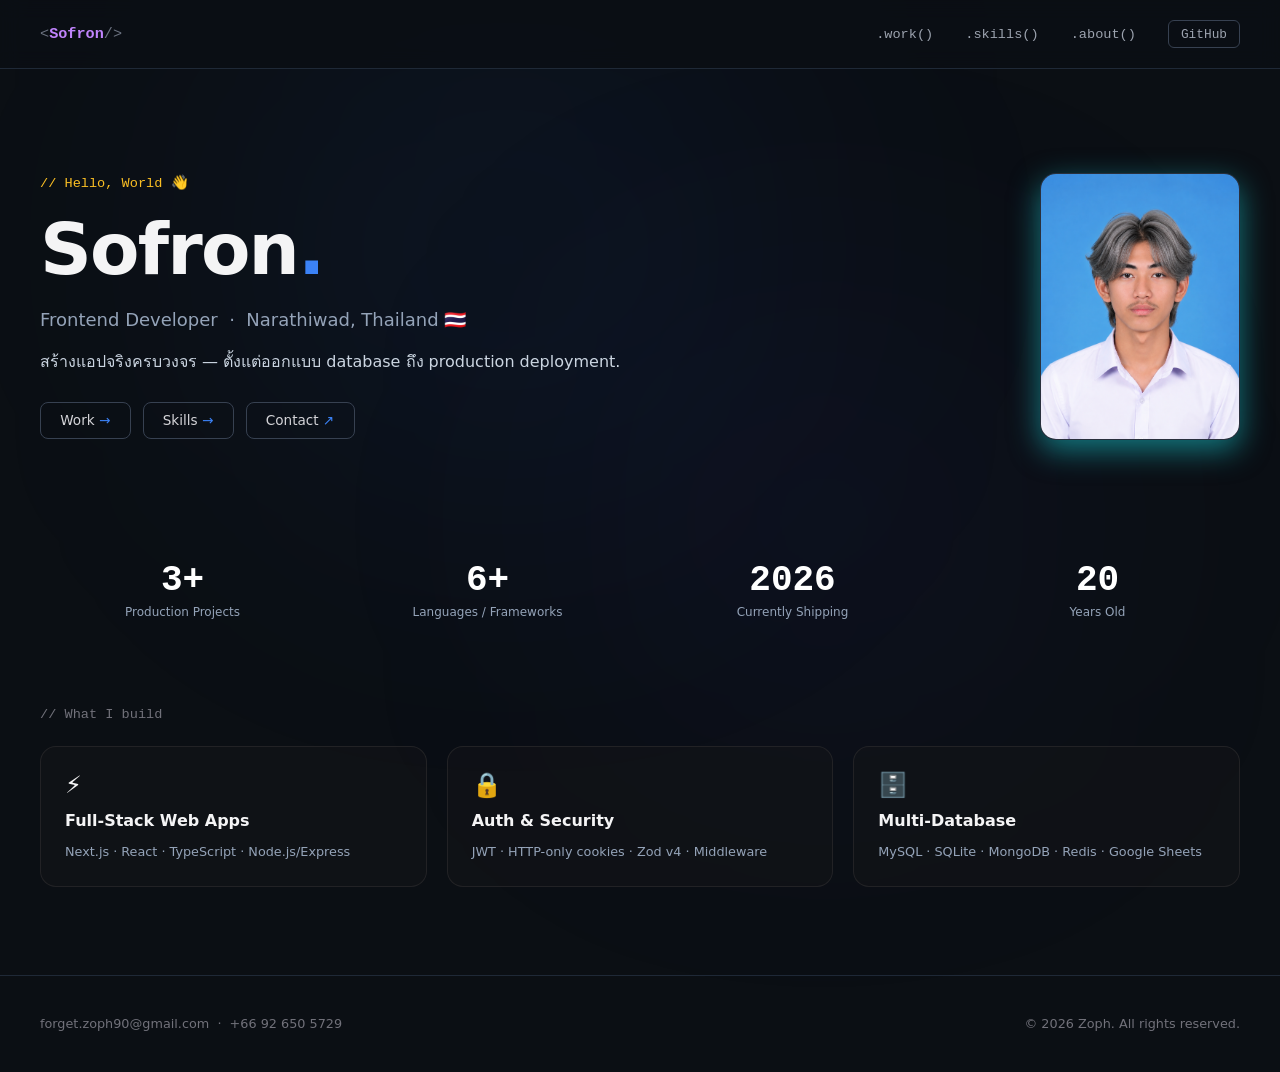
<file: index.html>
<!DOCTYPE html>
<html lang="th" class="scroll-smooth">

<head>
    <meta charset="UTF-8">
    <meta name="viewport" content="width=device-width, initial-scale=1.0">
    <title>Muhammadsofron</title>
    <link rel="stylesheet" href="style.css">
</head>

<body>

    <!-- // ส่วนไล่สีพื้นหลัง (Background Gradient) -->
    <div class="bg-glow-1"></div>
    <div class="bg-glow-2"></div>

    <!-- Sticky Navigation Bar โทนเข้ม -->
    <nav class="navbar-sticky">
        <div class="navbar-content">
            <a href="index.html" class="code-font logo-text">
                <span class="logo-bracket">&lt;</span>Sofron <span class="logo-bracket"> /&gt;</span>
            </a>

            <!-- ปุ่ม 3 ขีด สำหรับมือถือ (Hamburger Menu) -->
            <button id="mobile-menu-btn" class="hamburger-btn">
                <!-- ไอคอน 3 ขีด (SVG) -->
                <svg id="icon-burger" width="24" height="24" viewBox="0 0 24 24" fill="none" stroke="currentColor"
                    stroke-width="2" stroke-linecap="round" stroke-linejoin="round">
                    <line x1="3" y1="12" x2="21" y2="12"></line>
                    <line x1="3" y1="6" x2="21" y2="6"></line>
                    <line x1="3" y1="18" x2="21" y2="18"></line>
                </svg>
                <!-- ไอคอนกากบาท X (ซ่อนไว้ก่อน) -->
                <svg id="icon-close" style="display: none;" width="24" height="24" viewBox="0 0 24 24" fill="none"
                    stroke="currentColor" stroke-width="2" stroke-linecap="round" stroke-linejoin="round">
                    <line x1="18" y1="6" x2="6" y2="18"></line>
                    <line x1="6" y1="6" x2="18" y2="18"></line>
                </svg>
            </button>

            <!-- เมนูด้านขวา -->
            <div id="nav-links" class="nav-links code-font">
                <a href="./work/index.html" class="nav-link">.work()</a>
                <a href="./skills/index.html" class="nav-link">.skills()</a>
                <a href="./about/index.html" class="nav-link">.about()</a>
                <a href="https://github.com/sofeiei" target="_blank" class="nav-btn-outline">GitHub</a>
            </div>
        </div>
    </nav>

    <!-- Main Content -->
    <main class="main-container">

        <!-- Hero Section -->
        <section class="hero-section">
            <!-- ย้ายรูปโปรไฟล์ขึ้นมาด้านบนสุด -->
            <div class="profile-card">
                <img src="img/profile.PNG" alt="Profile Image" class="profile-image">
            </div>

            <!-- ข้อความแนะนำตัว -->
            <div class="hero-text-box">
                <p class="code-font text-hello">
                    // Hello, World 👋
                </p>
                <h1 class="hero-title">
                    Sofron<span class="text-primary">.</span>
                </h1>
                <p class="hero-subtitle">
                    Frontend Developer &nbsp;·&nbsp; Narathiwad, Thailand 🇹🇭
                </p>
                <p class="hero-desc">
                    สร้างแอปจริงครบวงจร — ตั้งแต่ออกแบบ database ถึง production deployment.
                </p>
                <div class="hero-buttons">
                    <a href="work/index.html" class="btn-primary">
                        Work <span class="text-primary">→</span>
                    </a>
                    <a href="skills/index.html" class="btn-secondary">
                        Skills <span class="text-primary">→</span>
                    </a>
                    <a href="mailto:forget.zoph90@gmail.com" class="btn-secondary">
                        Contact <span class="text-primary">↗</span>
                    </a>
                </div>
            </div>
        </section>

        <!-- Stats Bar -->
        <section class="stats-grid">
            <div class="stat-box">
                <p class="stat-number code-font">3+</p>
                <p class="stat-label">Production Projects</p>
            </div>
            <div class="stat-box">
                <p class="stat-number code-font">6+</p>
                <p class="stat-label">Languages / Frameworks</p>
            </div>
            <div class="stat-box">
                <p class="stat-number code-font">2026</p>
                <p class="stat-label">Currently Shipping</p>
            </div>
            <div class="stat-box">
                <p class="stat-number code-font">20</p>
                <p class="stat-label">Years Old</p>
            </div>
        </section>

        <!-- Skills Section -->
        <section id="skills" class="skills-section">
            <p class="code-font text-section-tag">// What I build</p>

            <div class="skills-grid">
                <!-- Skill 1 -->
                <div class="skill-card">
                    <div class="skill-icon">⚡</div>
                    <h3 class="skill-title">Full-Stack Web Apps</h3>
                    <p class="skill-desc">Next.js · React · TypeScript · Node.js/Express</p>
                </div>
                <!-- Skill 2 -->
                <div class="skill-card">
                    <div class="skill-icon">🔒</div>
                    <h3 class="skill-title">Auth & Security</h3>
                    <p class="skill-desc">JWT · HTTP-only cookies · Zod v4 · Middleware</p>
                </div>
                <!-- Skill 3 -->
                <div class="skill-card">
                    <div class="skill-icon">🗄️</div>
                    <h3 class="skill-title">Multi-Database</h3>
                    <p class="skill-desc">MySQL · SQLite · MongoDB · Redis · Google Sheets</p>
                </div>
            </div>
        </section>

    </main>

    <!-- Footer -->
    <footer class="footer-container">
        <span>forget.zoph90@gmail.com &nbsp;·&nbsp; +66 92 650 5729</span>
        <span>© 2026 Zoph. All rights reserved.</span>
    </footer>

    <!-- Script สำหรับเปิด/ปิดเมนูบนมือถือ -->
    <script>
        const menuBtn = document.getElementById('mobile-menu-btn');
        const navLinks = document.getElementById('nav-links');
        const iconBurger = document.getElementById('icon-burger');
        const iconClose = document.getElementById('icon-close');

        menuBtn.addEventListener('click', () => {
            // สลับ Class active เพื่อแสดง/ซ่อนเมนู
            navLinks.classList.toggle('active');

            // สลับไอคอนระหว่าง 3 ขีด และ กากบาท
            if (navLinks.classList.contains('active')) {
                iconBurger.style.display = 'none';
                iconClose.style.display = 'block';
            } else {
                iconBurger.style.display = 'block';
                iconClose.style.display = 'none';
            }
        });
    </script>
</body>

</html>
</file>
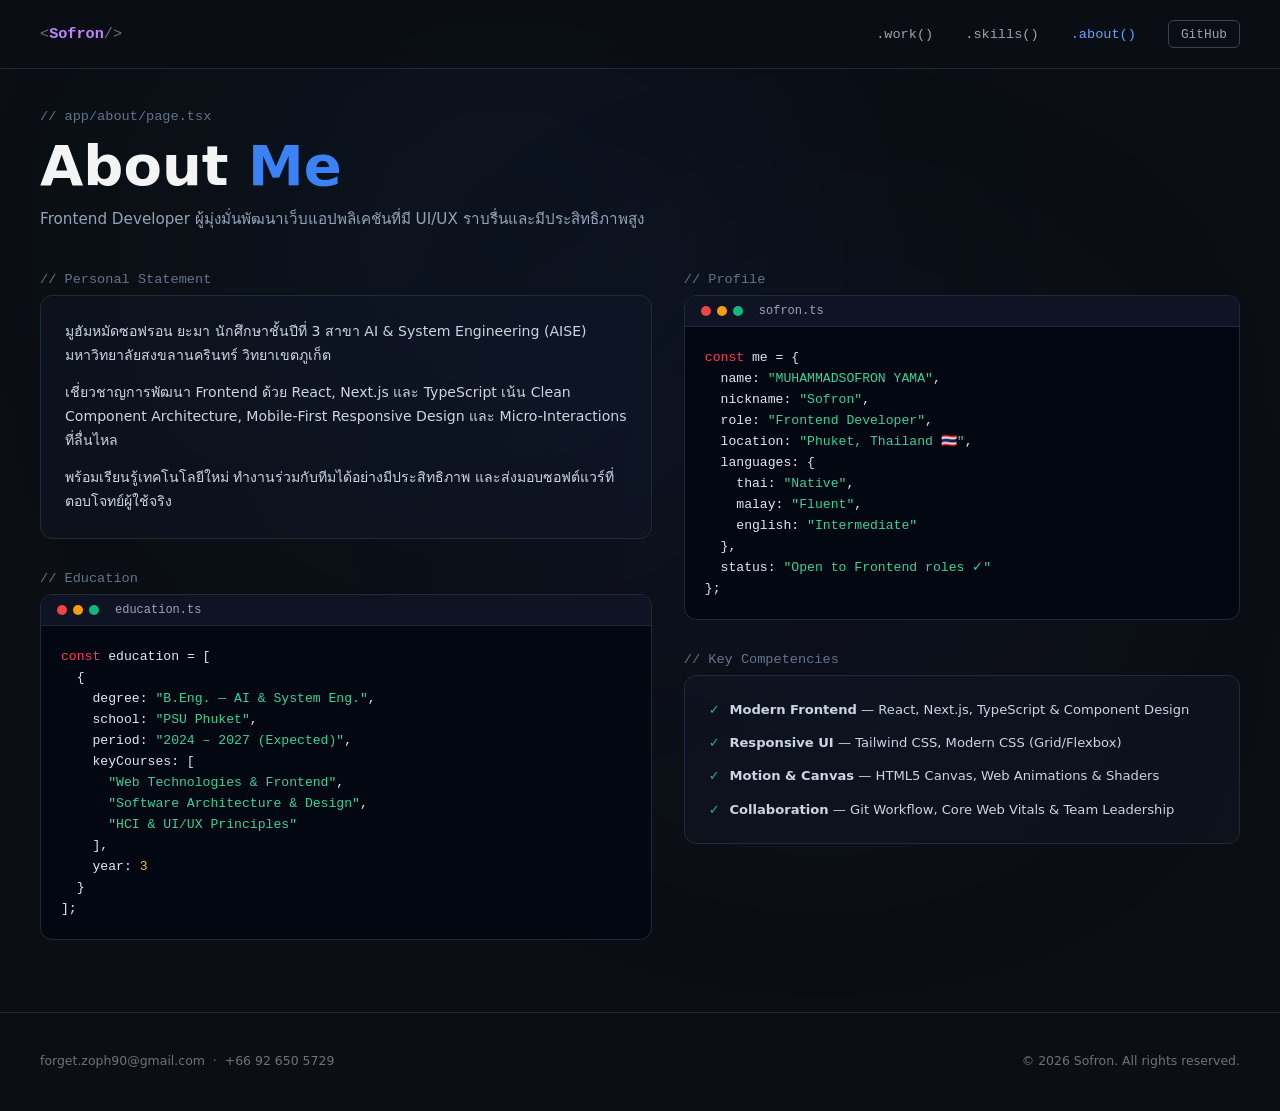
<file: about/index.html>
<!DOCTYPE html>
<html lang="th" class="scroll-smooth">

<head>
    <meta charset="UTF-8">
    <meta name="viewport" content="width=device-width, initial-scale=1.0">
    <title>About Me - Sofron</title>
    <!-- ดึงไฟล์ style.css ในโฟลเดอร์ตัวเอง -->
    <link rel="stylesheet" href="style.css">
</head>

<body>
    <div class="bg-glow-1"></div>
    <div class="bg-glow-2"></div>

    <nav class="navbar-sticky">
        <div class="navbar-content">
            <a href="../index.html" class="code-font logo-text">
                <span class="logo-bracket">&lt;</span>Sofron <span class="logo-bracket"> /&gt;</span>
            </a>

            <button id="mobile-menu-btn" class="hamburger-btn" aria-label="Toggle menu">
                <svg id="icon-burger" width="24" height="24" viewBox="0 0 24 24" fill="none" stroke="currentColor" stroke-width="2" stroke-linecap="round" stroke-linejoin="round">
                    <line x1="3" y1="12" x2="21" y2="12"></line>
                    <line x1="3" y1="6" x2="21" y2="6"></line>
                    <line x1="3" y1="18" x2="21" y2="18"></line>
                </svg>
                <svg id="icon-close" style="display: none;" width="24" height="24" viewBox="0 0 24 24" fill="none" stroke="currentColor" stroke-width="2" stroke-linecap="round" stroke-linejoin="round">
                    <line x1="18" y1="6" x2="6" y2="18"></line>
                    <line x1="6" y1="6" x2="18" y2="18"></line>
                </svg>
            </button>

            <div id="nav-links" class="nav-links code-font">
                <a href="../work/index.html" class="nav-link">.work()</a>
                <a href="../skills/index.html" class="nav-link">.skills()</a>
                <a href="../about/index.html" class="nav-link active-page">.about()</a>
                <a href="https://github.com/sofeiei" target="_blank" class="nav-btn-outline">GitHub</a>
            </div>
        </div>
    </nav>

    <main class="main-container">
        <header class="page-header">
            <p class="code-font text-tag">// app/about/page.tsx</p>
            <h1 class="page-title">About <span class="text-primary">Me</span></h1>
            <p class="page-desc">Frontend Developer ผู้มุ่งมั่นพัฒนาเว็บแอปพลิเคชันที่มี UI/UX ราบรื่นและมีประสิทธิภาพสูง</p>
        </header>

        <div class="about-grid">
            <div>
                <!-- กล่องที่ 1: Personal Statement -->
                <div class="about-section-box">
                    <p class="code-font text-tag">// Personal Statement</p>
                    <div class="statement-box">
                        <p>มูฮัมหมัดซอฟรอน ยะมา นักศึกษาชั้นปีที่ 3 สาขา AI &amp; System Engineering (AISE) มหาวิทยาลัยสงขลานครินทร์ วิทยาเขตภูเก็ต</p>
                        <p>เชี่ยวชาญการพัฒนา Frontend ด้วย React, Next.js และ TypeScript เน้น Clean Component Architecture, Mobile-First Responsive Design และ Micro-Interactions ที่ลื่นไหล</p>
                        <p>พร้อมเรียนรู้เทคโนโลยีใหม่ ทำงานร่วมกับทีมได้อย่างมีประสิทธิภาพ และส่งมอบซอฟต์แวร์ที่ตอบโจทย์ผู้ใช้จริง</p>
                    </div>
                </div>

                <!-- กล่องที่ 2: Education -->
                <div class="about-section-box">
                    <p class="code-font text-tag">// Education</p>
                    <div class="code-window-panel">
                        <div class="window-header">
                            <div class="window-dots"><span class="dot-red"></span><span class="dot-yellow"></span><span class="dot-green"></span></div>
                            <span class="file-name-label code-font">education.ts</span>
                        </div>
                        <pre class="code-view code-font"><code><span class="c-kw">const</span> education = [
  {
    degree: <span class="c-str">"B.Eng. — AI & System Eng."</span>,
    school: <span class="c-str">"PSU Phuket"</span>,
    period: <span class="c-str">"2024 – 2027 (Expected)"</span>,
    keyCourses: [
      <span class="c-str">"Web Technologies & Frontend"</span>,
      <span class="c-str">"Software Architecture & Design"</span>,
      <span class="c-str">"HCI & UI/UX Principles"</span>
    ],
    year: <span class="c-bool">3</span>
  }
];</code></pre>
                    </div>
                </div>
            </div>

            <div>
                <!-- กล่องที่ 3: Profile -->
                <div class="about-section-box">
                    <p class="code-font text-tag">// Profile</p>
                    <div class="code-window-panel">
                        <div class="window-header">
                            <div class="window-dots"><span class="dot-red"></span><span class="dot-yellow"></span><span class="dot-green"></span></div>
                            <span class="file-name-label code-font">sofron.ts</span>
                        </div>
                        <pre class="code-view code-font"><code><span class="c-kw">const</span> me = {
  name: <span class="c-str">"MUHAMMADSOFRON YAMA"</span>,
  nickname: <span class="c-str">"Sofron"</span>,
  role: <span class="c-str">"Frontend Developer"</span>,
  location: <span class="c-str">"Phuket, Thailand 🇹🇭"</span>,
  languages: {
    thai: <span class="c-str">"Native"</span>,
    malay: <span class="c-str">"Fluent"</span>,
    english: <span class="c-str">"Intermediate"</span>
  },
  status: <span class="c-str">"Open to Frontend roles ✓"</span>
};</code></pre>
                    </div>
                </div>

                <!-- กล่องที่ 4: Key Competencies -->
                <div class="about-section-box">
                    <p class="code-font text-tag">// Key Competencies</p>
                    <div class="competency-box">
                        <div class="comp-row"><span class="comp-check">✓</span> <div><strong>Modern Frontend</strong> — React, Next.js, TypeScript &amp; Component Design</div></div>
                        <div class="comp-row"><span class="comp-check">✓</span> <div><strong>Responsive UI</strong> — Tailwind CSS, Modern CSS (Grid/Flexbox)</div></div>
                        <div class="comp-row"><span class="comp-check">✓</span> <div><strong>Motion &amp; Canvas</strong> — HTML5 Canvas, Web Animations &amp; Shaders</div></div>
                        <div class="comp-row"><span class="comp-check">✓</span> <div><strong>Collaboration</strong> — Git Workflow, Core Web Vitals &amp; Team Leadership</div></div>
                    </div>
                </div>
            </div>
        </div>
    </main>

    <footer class="footer-container">
        <span>forget.zoph90@gmail.com &nbsp;·&nbsp; +66 92 650 5729</span>
        <span>© 2026 Sofron. All rights reserved.</span>
    </footer>

    <script>
        const menuBtn = document.getElementById('mobile-menu-btn');
        const navLinks = document.getElementById('nav-links');
        const iconBurger = document.getElementById('icon-burger');
        const iconClose = document.getElementById('icon-close');

        menuBtn.addEventListener('click', () => {
            navLinks.classList.toggle('active');
            if (navLinks.classList.contains('active')) {
                iconBurger.style.display = 'none';
                iconClose.style.display = 'block';
            } else {
                iconBurger.style.display = 'block';
                iconClose.style.display = 'none';
            }
        });
    </script>
</body>
</html>
</file>
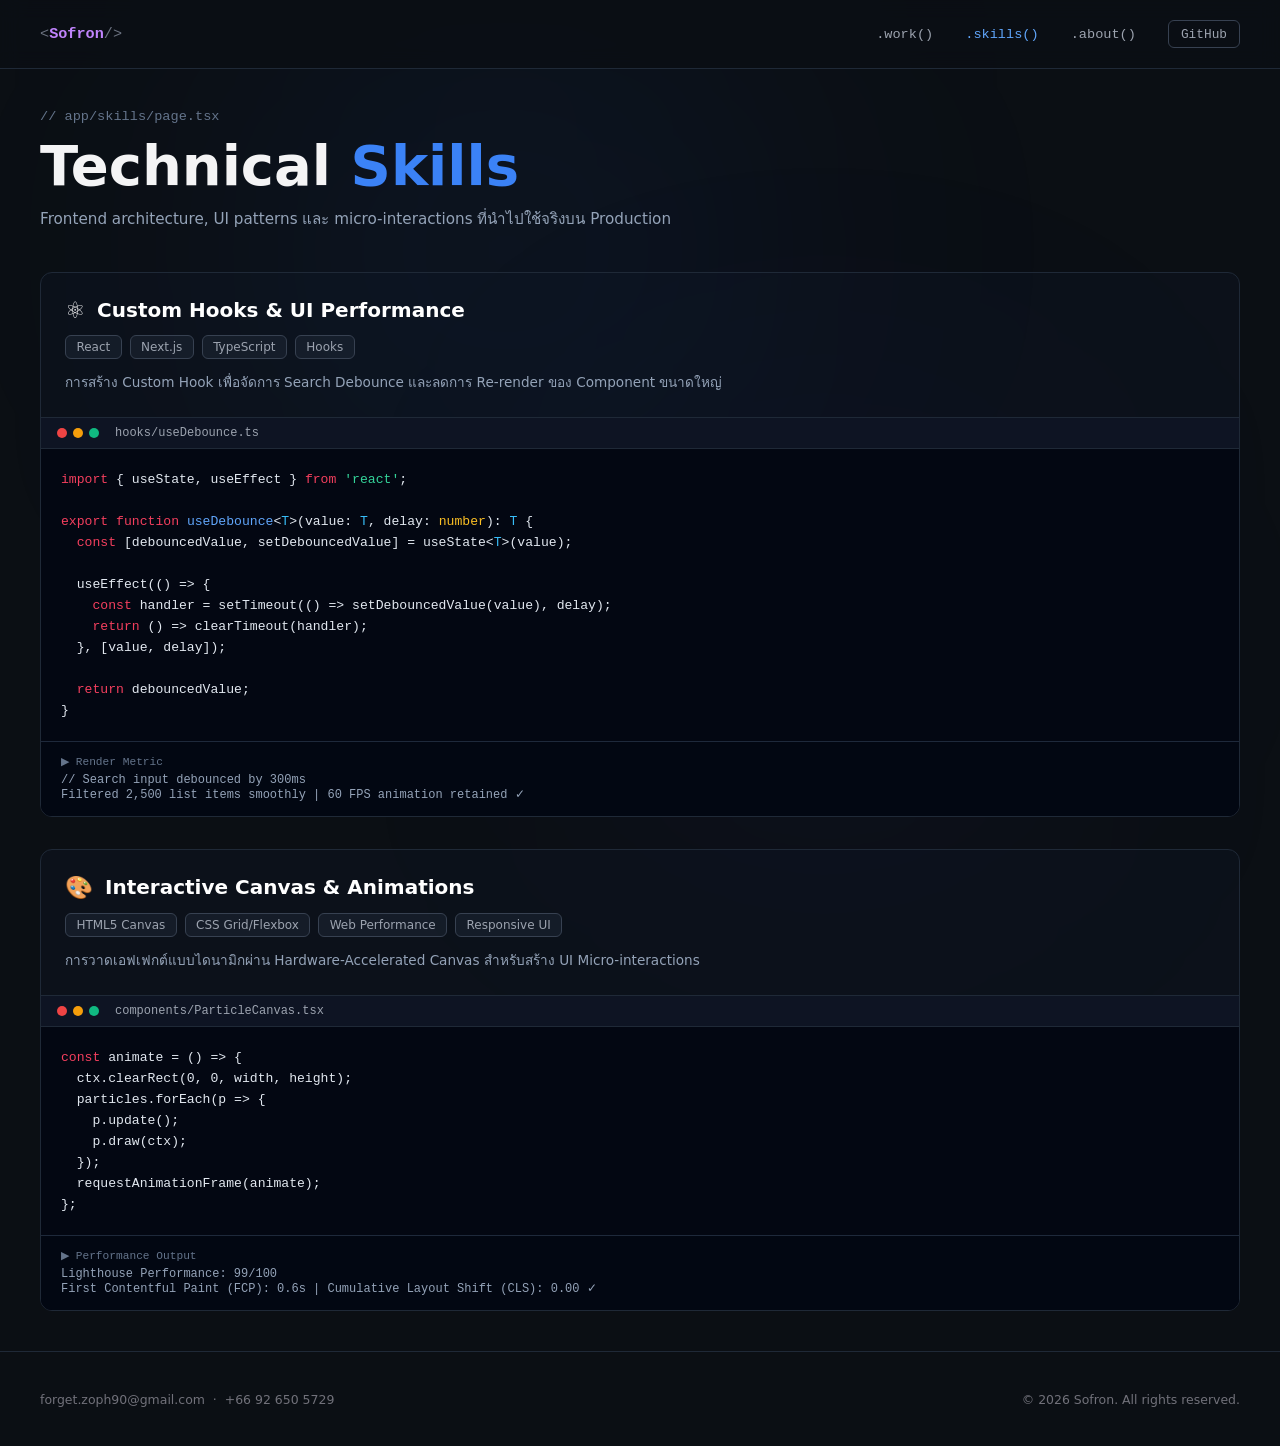
<file: skills/index.html>
<!DOCTYPE html>
<html lang="th" class="scroll-smooth">

<head>
    <meta charset="UTF-8">
    <meta name="viewport" content="width=device-width, initial-scale=1.0">
    <title>Technical Skills - Sofron</title>
    <!-- ดึงไฟล์ style.css ในโฟลเดอร์ตัวเอง -->
    <link rel="stylesheet" href="style.css">
</head>

<body>
    <div class="bg-glow-1"></div>
    <div class="bg-glow-2"></div>

    <nav class="navbar-sticky">
        <div class="navbar-content">
            <a href="../index.html" class="code-font logo-text">
                <span class="logo-bracket">&lt;</span>Sofron <span class="logo-bracket"> /&gt;</span>
            </a>

            <button id="mobile-menu-btn" class="hamburger-btn" aria-label="Toggle menu">
                <svg id="icon-burger" width="24" height="24" viewBox="0 0 24 24" fill="none" stroke="currentColor"
                    stroke-width="2" stroke-linecap="round" stroke-linejoin="round">
                    <line x1="3" y1="12" x2="21" y2="12"></line>
                    <line x1="3" y1="6" x2="21" y2="6"></line>
                    <line x1="3" y1="18" x2="21" y2="18"></line>
                </svg>
                <svg id="icon-close" style="display: none;" width="24" height="24" viewBox="0 0 24 24" fill="none"
                    stroke="currentColor" stroke-width="2" stroke-linecap="round" stroke-linejoin="round">
                    <line x1="18" y1="6" x2="6" y2="18"></line>
                    <line x1="6" y1="6" x2="18" y2="18"></line>
                </svg>
            </button>

            <div id="nav-links" class="nav-links code-font">
                <a href="../work/index.html" class="nav-link">.work()</a>
                <a href="./index.html" class="nav-link active-page">.skills()</a>
                <a href="../about/index.html" class="nav-link">.about()</a>
                <a href="https://github.com/sofeiei" target="_blank" class="nav-btn-outline">GitHub</a>
            </div>
        </div>
    </nav>

    <main class="main-container">
        <header class="page-header">
            <p class="code-font text-tag">// app/skills/page.tsx</p>
            <h1 class="page-title">Technical <span class="text-primary">Skills</span></h1>
            <p class="page-desc">Frontend architecture, UI patterns และ micro-interactions ที่นำไปใช้จริงบน Production</p>
        </header>

        <div class="skill-card-container">
            <!-- Skill 1: React State & Custom Hook -->
            <div class="skill-code-block">
                <div class="skill-info-top">
                    <div class="skill-icon-row">
                        <span class="skill-icon">⚛️</span>
                        <h2 class="skill-title-text">Custom Hooks &amp; UI Performance</h2>
                    </div>
                    <div class="tags-container">
                        <span class="tag">React</span>
                        <span class="tag">Next.js</span>
                        <span class="tag">TypeScript</span>
                        <span class="tag">Hooks</span>
                    </div>
                    <p class="skill-desc-text">การสร้าง Custom Hook เพื่อจัดการ Search Debounce และลดการ Re-render ของ Component ขนาดใหญ่</p>
                </div>

                <div class="code-window-panel">
                    <div class="window-header">
                        <div class="window-dots"><span class="dot-red"></span><span class="dot-yellow"></span><span
                                class="dot-green"></span></div>
                        <span class="file-name-label code-font">hooks/useDebounce.ts</span>
                    </div>
                    <pre class="code-view code-font"><code><span class="c-kw">import</span> { useState, useEffect } <span class="c-kw">from</span> <span class="c-str">'react'</span>;

<span class="c-kw">export function</span> <span class="c-fn">useDebounce</span>&lt;<span class="c-type">T</span>&gt;(value: <span class="c-type">T</span>, delay: <span class="c-bool">number</span>): <span class="c-type">T</span> {
  <span class="c-kw">const</span> [debouncedValue, setDebouncedValue] = useState&lt;<span class="c-type">T</span>&gt;(value);

  useEffect(() =&gt; {
    <span class="c-kw">const</span> handler = setTimeout(() =&gt; setDebouncedValue(value), delay);
    <span class="c-kw">return</span> () =&gt; clearTimeout(handler);
  }, [value, delay]);

  <span class="c-kw">return</span> debouncedValue;
}</code></pre>
                    <div class="output-view">
                        <div class="output-tag code-font">▶ Render Metric</div>
                        <pre class="output-result code-font">// Search input debounced by 300ms
Filtered 2,500 list items smoothly | 60 FPS animation retained ✓</pre>
                    </div>
                </div>
            </div>

            <!-- Skill 2: Interactive Animation & Canvas -->
            <div class="skill-code-block">
                <div class="skill-info-top">
                    <div class="skill-icon-row">
                        <span class="skill-icon">🎨</span>
                        <h2 class="skill-title-text">Interactive Canvas &amp; Animations</h2>
                    </div>
                    <div class="tags-container">
                        <span class="tag">HTML5 Canvas</span>
                        <span class="tag">CSS Grid/Flexbox</span>
                        <span class="tag">Web Performance</span>
                        <span class="tag">Responsive UI</span>
                    </div>
                    <p class="skill-desc-text">การวาดเอฟเฟกต์แบบไดนามิกผ่าน Hardware-Accelerated Canvas สำหรับสร้าง UI Micro-interactions</p>
                </div>

                <div class="code-window-panel">
                    <div class="window-header">
                        <div class="window-dots"><span class="dot-red"></span><span class="dot-yellow"></span><span
                                class="dot-green"></span></div>
                        <span class="file-name-label code-font">components/ParticleCanvas.tsx</span>
                    </div>
                    <pre class="code-view code-font"><code><span class="c-kw">const</span> animate = () =&gt; {
  ctx.clearRect(0, 0, width, height);
  particles.forEach(p =&gt; {
    p.update();
    p.draw(ctx);
  });
  requestAnimationFrame(animate);
};</code></pre>
                    <div class="output-view">
                        <div class="output-tag code-font">▶ Performance Output</div>
                        <pre class="output-result code-font">Lighthouse Performance: 99/100
First Contentful Paint (FCP): 0.6s | Cumulative Layout Shift (CLS): 0.00 ✓</pre>
                    </div>
                </div>
            </div>
        </div>
    </main>

    <footer class="footer-container">
        <span>forget.zoph90@gmail.com &nbsp;·&nbsp; +66 92 650 5729</span>
        <span>© 2026 Sofron. All rights reserved.</span>
    </footer>

    <script>
        const menuBtn = document.getElementById('mobile-menu-btn');
        const navLinks = document.getElementById('nav-links');
        const iconBurger = document.getElementById('icon-burger');
        const iconClose = document.getElementById('icon-close');

        menuBtn.addEventListener('click', () => {
            navLinks.classList.toggle('active');
            if (navLinks.classList.contains('active')) {
                iconBurger.style.display = 'none';
                iconClose.style.display = 'block';
            } else {
                iconBurger.style.display = 'block';
                iconClose.style.display = 'none';
            }
        });
    </script>
</body>

</html>
</file>
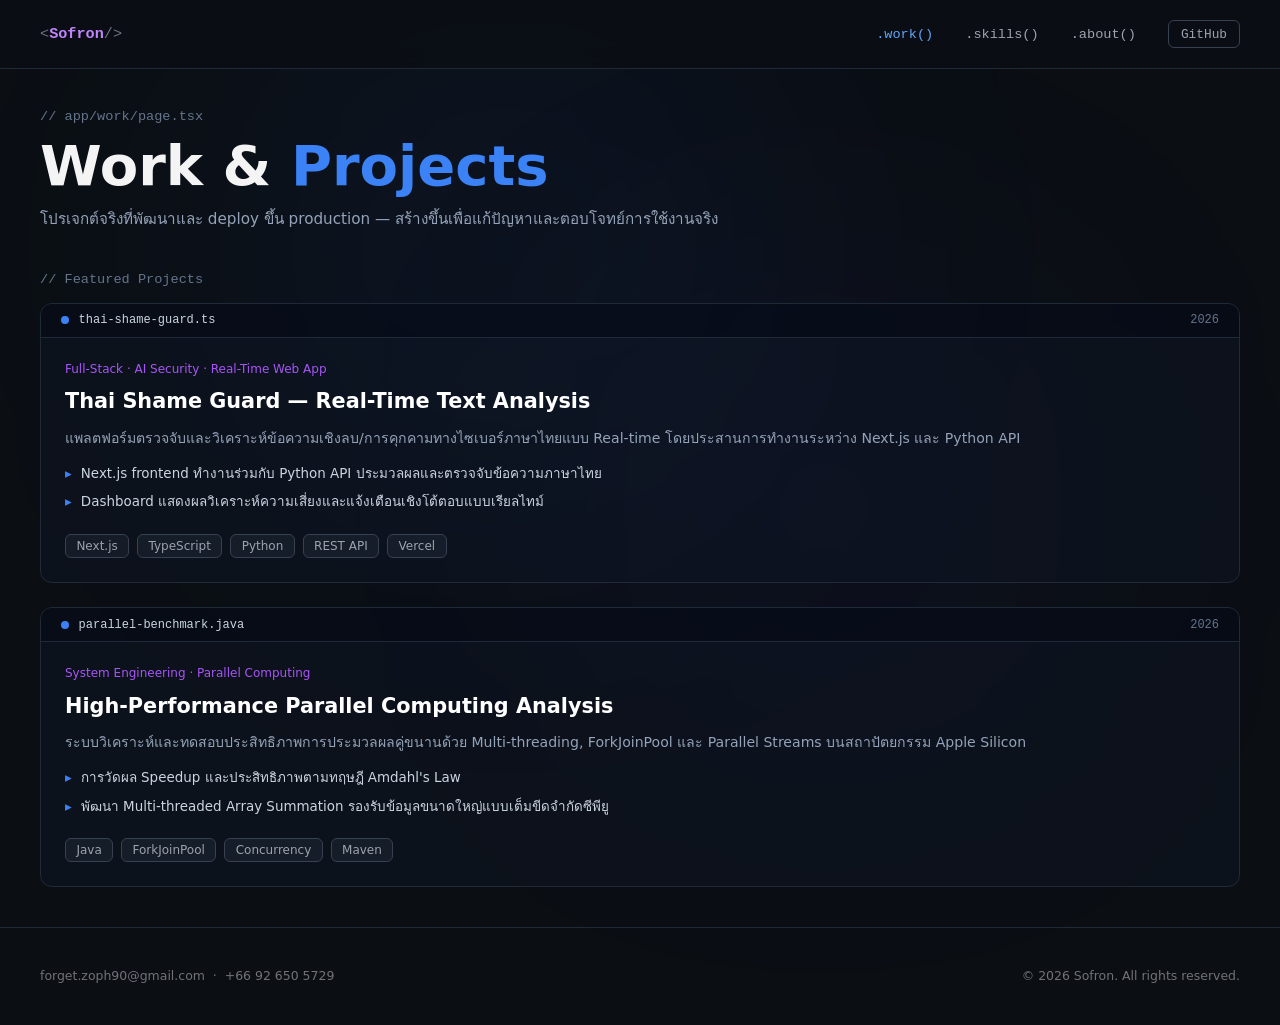
<file: work/index.html>
<!DOCTYPE html>
<html lang="th" class="scroll-smooth">

<head>
    <meta charset="UTF-8">
    <meta name="viewport" content="width=device-width, initial-scale=1.0">
    <title>Work & Projects - Sofron</title>
    <!-- ดึงไฟล์ style.css ในโฟลเดอร์ตัวเอง -->
    <link rel="stylesheet" href="style.css">
</head>

<body>
    <div class="bg-glow-1"></div>
    <div class="bg-glow-2"></div>

    <nav class="navbar-sticky">
        <div class="navbar-content">
            <a href="../index.html" class="code-font logo-text">
                <span class="logo-bracket">&lt;</span>Sofron <span class="logo-bracket"> /&gt;</span>
            </a>

            <button id="mobile-menu-btn" class="hamburger-btn" aria-label="Toggle menu">
                <svg id="icon-burger" width="24" height="24" viewBox="0 0 24 24" fill="none" stroke="currentColor" stroke-width="2" stroke-linecap="round" stroke-linejoin="round">
                    <line x1="3" y1="12" x2="21" y2="12"></line>
                    <line x1="3" y1="6" x2="21" y2="6"></line>
                    <line x1="3" y1="18" x2="21" y2="18"></line>
                </svg>
                <svg id="icon-close" style="display: none;" width="24" height="24" viewBox="0 0 24 24" fill="none" stroke="currentColor" stroke-width="2" stroke-linecap="round" stroke-linejoin="round">
                    <line x1="18" y1="6" x2="6" y2="18"></line>
                    <line x1="6" y1="6" x2="18" y2="18"></line>
                </svg>
            </button>

            <div id="nav-links" class="nav-links code-font">
                <a href="./index.html" class="nav-link active-page">.work()</a>
                <a href="../skills/index.html" class="nav-link">.skills()</a>
                <a href="../about/index.html" class="nav-link">.about()</a>
                <a href="https://github.com/sofeiei" target="_blank" class="nav-btn-outline">GitHub</a>
            </div>
        </div>
    </nav>

    <main class="main-container">
        <header class="page-header">
            <p class="code-font text-tag">// app/work/page.tsx</p>
            <h1 class="page-title">Work &amp; <span class="text-primary">Projects</span></h1>
            <p class="page-desc">โปรเจกต์จริงที่พัฒนาและ deploy ขึ้น production — สร้างขึ้นเพื่อแก้ปัญหาและตอบโจทย์การใช้งานจริง</p>
        </header>

        <section>
            <p class="code-font text-tag">// Featured Projects</p>

            <div class="project-list">
                <article class="project-card">
                    <div class="project-card-header code-font">
                        <span class="dot-indicator"></span>
                        <span class="file-tag">thai-shame-guard.ts</span>
                        <span class="year-badge">2026</span>
                    </div>
                    <div class="project-card-body">
                        <span class="project-category">Full-Stack · AI Security · Real-Time Web App</span>
                        <h2 class="project-heading">Thai Shame Guard — Real-Time Text Analysis</h2>
                        <p class="project-summary">แพลตฟอร์มตรวจจับและวิเคราะห์ข้อความเชิงลบ/การคุกคามทางไซเบอร์ภาษาไทยแบบ Real-time โดยประสานการทำงานระหว่าง Next.js และ Python API</p>
                        <ul class="project-features">
                            <li><span>▸</span> Next.js frontend ทำงานร่วมกับ Python API ประมวลผลและตรวจจับข้อความภาษาไทย</li>
                            <li><span>▸</span> Dashboard แสดงผลวิเคราะห์ความเสี่ยงและแจ้งเตือนเชิงโต้ตอบแบบเรียลไทม์</li>
                        </ul>
                        <div class="tags-container">
                            <span class="tag">Next.js</span>
                            <span class="tag">TypeScript</span>
                            <span class="tag">Python</span>
                            <span class="tag">REST API</span>
                            <span class="tag">Vercel</span>
                        </div>
                    </div>
                </article>

                <article class="project-card">
                    <div class="project-card-header code-font">
                        <span class="dot-indicator"></span>
                        <span class="file-tag">parallel-benchmark.java</span>
                        <span class="year-badge">2026</span>
                    </div>
                    <div class="project-card-body">
                        <span class="project-category">System Engineering · Parallel Computing</span>
                        <h2 class="project-heading">High-Performance Parallel Computing Analysis</h2>
                        <p class="project-summary">ระบบวิเคราะห์และทดสอบประสิทธิภาพการประมวลผลคู่ขนานด้วย Multi-threading, ForkJoinPool และ Parallel Streams บนสถาปัตยกรรม Apple Silicon</p>
                        <ul class="project-features">
                            <li><span>▸</span> การวัดผล Speedup และประสิทธิภาพตามทฤษฎี Amdahl's Law</li>
                            <li><span>▸</span> พัฒนา Multi-threaded Array Summation รองรับข้อมูลขนาดใหญ่แบบเต็มขีดจำกัดซีพียู</li>
                        </ul>
                        <div class="tags-container">
                            <span class="tag">Java</span>
                            <span class="tag">ForkJoinPool</span>
                            <span class="tag">Concurrency</span>
                            <span class="tag">Maven</span>
                        </div>
                    </div>
                </article>
            </div>
        </section>
    </main>

    <footer class="footer-container">
        <span>forget.zoph90@gmail.com &nbsp;·&nbsp; +66 92 650 5729</span>
        <span>© 2026 Sofron. All rights reserved.</span>
    </footer>

    <script>
        const menuBtn = document.getElementById('mobile-menu-btn');
        const navLinks = document.getElementById('nav-links');
        const iconBurger = document.getElementById('icon-burger');
        const iconClose = document.getElementById('icon-close');

        menuBtn.addEventListener('click', () => {
            navLinks.classList.toggle('active');
            if (navLinks.classList.contains('active')) {
                iconBurger.style.display = 'none';
                iconClose.style.display = 'block';
            } else {
                iconBurger.style.display = 'block';
                iconClose.style.display = 'none';
            }
        });
    </script>
</body>
</html>
</file>
<file: style.css>
* {
    box-sizing: border-box;
    margin: 0;
    padding: 0;
}

html, body {
    overflow-x: hidden;
    max-width: 100vw;
    position: relative;
}

body {
    font-family: system-ui, -apple-system, BlinkMacSystemFont, 'Segoe UI', Roboto, sans-serif;
    background-color: #0b0f14;
    /* โทนดำอมน้ำเงินเข้ม */
    color: #f4f4f5;
    min-height: 100vh;
    display: flex;
    flex-direction: column;
}

::selection {
    background-color: #3b82f6;
    color: #030712;
}

.code-font {
    /* ใช้ฟอนต์แนวโค้ด (Monospace) ที่มีติดเครื่องอยู่แล้ว */
    font-family: ui-monospace, SFMono-Regular, Menlo, Monaco, Consolas, monospace;
}

/* ========================================== */
/* // Background Glow Effect (แก้ไม่ให้ดันจอมือถือ) */
/* ========================================== */
.bg-glow-1 {
    position: absolute;
    top: 0;
    left: 10%;
    max-width: 80vw;
    width: 350px;
    height: 350px;
    background-color: rgba(37, 99, 235, 0.08);
    filter: blur(100px);
    pointer-events: none;
    border-radius: 50%;
    z-index: 0;
}

.bg-glow-2 {
    position: absolute;
    top: 30%;
    right: 0;
    max-width: 80vw;
    width: 300px;
    height: 300px;
    background-color: rgba(79, 70, 229, 0.08);
    filter: blur(100px);
    pointer-events: none;
    border-radius: 50%;
    z-index: 0;
}

@media (min-width: 768px) {
    .bg-glow-1 {
        left: 20%;
        width: 500px;
        height: 500px;
        filter: blur(140px);
    }

    .bg-glow-2 {
        right: 20%;
        width: 400px;
        height: 400px;
        filter: blur(140px);
    }
}

/* ========================================== */
/* // Navbar & Sticky Menu (อัปเดตตามแบบ) */
/* ========================================== */
.navbar-sticky {
    position: sticky;
    top: 0;
    z-index: 50;
    background-color: rgba(11, 15, 20, 0.85);
    backdrop-filter: blur(10px);
    border-bottom: 1px solid #1f2937;
}

.navbar-content {
    max-width: 80rem;
    width: 100%;
    margin: 0 auto;
    padding: 0.8rem 1.5rem;
    display: flex;
    justify-content: space-between;
    align-items: center;
}

.logo-text {
    font-size: 0.95rem;
    font-weight: 600;
    color: #c084fc;
    text-decoration: none;
    display: flex;
    align-items: center;
}

.logo-bracket {
    color: #6b7280;
    font-weight: 400;
}

.text-primary {
    color: #3b82f6;
}

/* ปุ่ม 3 ขีดบนมือถือ */
.hamburger-btn {
    display: block;
    background: transparent;
    border: none;
    color: #9ca3af;
    cursor: pointer;
    padding: 0.2rem;
}

.hamburger-btn:hover {
    color: #f3f4f6;
}

/* สไตล์เมนู (รองรับทั้งมือถือและคอม) */
.nav-links {
    display: none;
    flex-direction: column;
    position: absolute;
    top: 100%;
    left: 0;
    width: 100%;
    background-color: #0b0f14;
    border-bottom: 1px solid #1f2937;
    padding: 1.5rem;
    gap: 1.5rem;
}

.nav-links.active {
    display: flex;
    animation: slideDown 1.0s cubic-bezier(0.16, 1, 0.3, 1) forwards;
}

@keyframes slideDown {
    from {
        opacity: 0;
        transform: translateY(-10px);
    }
    to {
        opacity: 1;
        transform: translateY(0);
    }
}

@media (min-width: 768px) {
    .navbar-content {
        padding: 1.25rem 2.5rem;
    }

    .hamburger-btn {
        display: none;
    }

    .nav-links {
        display: flex;
        flex-direction: row;
        position: static;
        width: auto;
        background-color: transparent;
        border: none;
        padding: 0;
        gap: 2rem;
        align-items: center;
    }
}

.nav-link {
    color: #9ca3af;
    text-decoration: none;
    font-size: 0.85rem;
    transition: color 0.2s;
}

.nav-link:hover {
    color: #f3f4f6;
}

/* ไฮไลต์สีฟ้าสำหรับเมนูหน้าที่เปิดอยู่ (.skills()) */
.nav-link.active-page {
    color: #60a0fa;
}

.nav-btn-outline {
    display: inline-block;
    width: fit-content;
    color: #9ca3af;
    text-decoration: none;
    font-size: 0.8rem;
    border: 1px solid #374151;
    padding: 0.35rem 0.75rem;
    border-radius: 0.375rem;
    transition: all 0.2s;
    text-align: left;
}

.nav-btn-outline:hover {
    color: #f3f4f6;
    border-color: #4b5563;
    background-color: rgba(255, 255, 255, 0.05);
}

/* ========================================== */
/* // Main Content & Hero Section */
/* ========================================== */
.main-container {
    max-width: 80rem;
    width: 100%;
    margin: 0 auto;
    padding: 2rem 1.5rem;
    /* ขอบซ้าย-ขวาบนมือถือ */
    flex-grow: 1;
    position: relative;
    z-index: 10;
}

/* บนมือถือ: จัดเรียงแนวตั้งและให้รูปอยู่ด้านบนตรงกลาง */
.hero-section {
    padding: 1rem 0 2rem 0;
    display: flex;
    flex-direction: column;
    align-items: center;
    gap: 2rem;
    width: 100%;
}

@media (min-width: 768px) {
    .main-container {
        padding: 2.5rem;
    }

    /* บนคอม: สลับให้รูปอยู่ขวา และข้อความอยู่ซ้ายชิดข้าง */
    .hero-section {
        flex-direction: row-reverse;
        justify-content: space-between;
        align-items: center;
        padding: 4rem 0;
        gap: 4rem;
    }
}

.hero-text-box {
    display: flex;
    flex-direction: column;
    align-items: flex-start;
    gap: 1.2rem;
    width: 100%;
}

.text-hello {
    color: #fbbf24;
    font-size: 0.85rem;
}

.hero-title {
    font-size: 2.75rem;
    font-weight: 700;
    line-height: 1.1;
    letter-spacing: -0.025em;
}

.hero-subtitle {
    color: #94a3b8;
    font-size: 0.95rem;
}

.hero-desc {
    color: #cbd5e1;
    line-height: 1.6;
    font-size: 0.9rem;
    max-width: 100%;
}

@media (min-width: 768px) {
    .hero-title {
        font-size: 4.5rem;
    }

    .hero-subtitle {
        font-size: 1.125rem;
    }

    .hero-desc {
        font-size: 1rem;
        max-width: 42rem;
    }
}

.hero-buttons {
    display: flex;
    flex-wrap: wrap;
    gap: 0.75rem;
    padding-top: 0.5rem;
}

.btn-primary,
.btn-secondary {
    padding: 0.6rem 1.2rem;
    border-radius: 0.5rem;
    font-size: 0.85rem;
    text-decoration: none;
    font-weight: 500;
    transition: 0.2s;
}

.btn-primary {
    background-color: transparent;
    border: 1px solid #374151;
    color: #d4d4d8;
}

.btn-primary:hover {
    border-color: #4b5563;
}

.btn-secondary {
    background-color: transparent;
    border: 1px solid #374151;
    color: #d4d4d8;
}

.btn-secondary:hover {
    border-color: #4b5563;
}

/* ========================================== */
/* // Profile Image (รูปโปรไฟล์ตรงกลางบนมือถือ) */
/* ========================================== */
.profile-card {
    width: 100%;
    max-width: 150px;      /* ขนาดตรงกลางตามแบบในคลิป */
    aspect-ratio: 3 / 4;   /* สัดส่วนแนวตั้ง */
    border-radius: 1rem;
    background-color: #111827;
    overflow: hidden;
    flex-shrink: 0;
    border: 1px solid rgba(255, 255, 255, 0.1);
    box-shadow: 0 10px 30px rgba(28, 226, 233, 0.5);
}

@media (min-width: 768px) {
    .profile-card {
        max-width: 200px;
        height: auto;
    }
}

.profile-image,
.profile-img {
    width: 100%;
    height: 100%;
    object-fit: cover;
    object-position: center;
    display: block;
}

/* ========================================== */
/* // Stats Bar */
/* ========================================== */
.stats-grid {
    display: grid;
    grid-template-columns: repeat(2, minmax(0, 1fr));
    gap: 1.5rem;
    padding: 2rem 0;
}

@media (min-width: 768px) {
    .stats-grid {
        grid-template-columns: repeat(4, minmax(0, 1fr));
        gap: 1.25rem;
    }
}

.stat-box {
    text-align: left;
}

/* ให้สถิติชิดซ้ายบนมือถือ */
@media (min-width: 768px) {
    .stat-box {
        padding: 1.5rem;
        text-align: center;
    }
}

.stat-number {
    font-size: 2rem;
    font-weight: 700;
    color: #ffffff;
    text-align: center;
}

@media (min-width: 768px) {
    .stat-number {
        font-size: 2.25rem;
    }
}

.stat-label {
    font-size: 0.75rem;
    color: #94a3b8;
    margin-top: 0.25rem;
    text-align: center;
}

/* ========================================== */
/* // Skills Section */
/* ========================================== */
.skills-section {
    padding: 2rem 0 3rem 0;
}

.text-section-tag {
    color: #71717a;
    font-size: 0.85rem;
    margin-bottom: 0.5rem;
}

.skills-grid {
    display: grid;
    grid-template-columns: 1fr;
    gap: 1rem;
    margin-top: 1.5rem;
}

@media (min-width: 768px) {
    .skills-grid {
        grid-template-columns: repeat(3, minmax(0, 1fr));
        gap: 1.25rem;
    }
}

.skill-card {
    padding: 1.5rem;
    background-color: rgba(24, 24, 27, 0.4);
    border: 1px solid rgba(39, 39, 42, 0.8);
    border-radius: 1rem;
    transition: border-color 0.2s;
    display: flex;
    flex-direction: column;
    gap: 0.75rem;
}

.skill-card:hover {
    border-color: #3f3f46;
}

.skill-icon {
    font-size: 1.5rem;
}

.skill-title {
    font-weight: 700;
    font-size: 1rem;
}

.skill-desc {
    font-size: 0.8rem;
    color: #94a3b8;
    line-height: 1.6;
}

/* ========================================== */
/* // Footer */
/* ========================================== */
.footer-container {
    max-width: 80rem;
    width: 100%;
    margin: 0 auto;
    padding: 2rem 1.5rem;
    border-top: 1px solid #1f2937;
    font-size: 0.75rem;
    color: #71717a;
    display: flex;
    flex-direction: column;
    gap: 0.75rem;
}

@media (min-width: 768px) {
    .footer-container {
        padding: 2.5rem;
        flex-direction: row;
        justify-content: space-between;
        font-size: 0.8rem;
    }
}
</file>
<file: about/style.css>
* {
    box-sizing: border-box;
    margin: 0;
    padding: 0;
}

html, body {
    overflow-x: hidden;
    max-width: 100vw;
    position: relative;
}

body {
    font-family: system-ui, -apple-system, BlinkMacSystemFont, 'Segoe UI', Roboto, sans-serif;
    background-color: #0b0f14;
    color: #f4f4f5;
    min-height: 100vh;
    display: flex;
    flex-direction: column;
}

.code-font {
    font-family: ui-monospace, SFMono-Regular, Menlo, Monaco, Consolas, monospace;
}

/* Background Glow (คุมขนาดและรัศมี ไม่ให้ดันขอบจอมือถือ) */
.bg-glow-1 {
    position: absolute;
    top: 0;
    left: 5%;
    max-width: 70vw;
    width: 320px;
    height: 320px;
    background-color: rgba(37, 99, 235, 0.08);
    filter: blur(90px);
    pointer-events: none;
    border-radius: 50%;
    z-index: 0;
}

.bg-glow-2 {
    position: absolute;
    top: 30%;
    right: 0;
    max-width: 70vw;
    width: 280px;
    height: 280px;
    background-color: rgba(79, 70, 229, 0.08);
    filter: blur(90px);
    pointer-events: none;
    border-radius: 50%;
    z-index: 0;
}

@media (min-width: 768px) {
    .bg-glow-1 {
        left: 20%;
        max-width: none;
        width: 500px;
        height: 500px;
        filter: blur(140px);
    }

    .bg-glow-2 {
        right: 20%;
        max-width: none;
        width: 400px;
        height: 400px;
        filter: blur(140px);
    }
}

/* Navbar */
.navbar-sticky {
    position: sticky;
    top: 0;
    z-index: 50;
    background-color: rgba(11, 15, 20, 0.85);
    backdrop-filter: blur(10px);
    border-bottom: 1px solid #1f2937;
}

.navbar-content {
    max-width: 80rem;
    width: 100%;
    margin: 0 auto;
    padding: 0.8rem 1.5rem;
    display: flex;
    justify-content: space-between;
    align-items: center;
}

@media (min-width: 768px) {
    .navbar-content {
        padding: 1.25rem 2.5rem;
    }
}

.logo-text {
    font-size: 0.95rem;
    font-weight: 600;
    color: #c084fc;
    text-decoration: none;
    display: flex;
    align-items: center;
}

.logo-bracket {
    color: #6b7280;
    font-weight: 400;
}

.text-primary {
    color: #3b82f6;
}

.hamburger-btn {
    display: block;
    background: transparent;
    border: none;
    color: #9ca3af;
    cursor: pointer;
    padding: 0.2rem;
}

@media (min-width: 768px) {
    .hamburger-btn {
        display: none;
    }
}

.nav-links {
    display: none;
    flex-direction: column;
    position: absolute;
    top: 100%;
    left: 0;
    width: 100%;
    background-color: #0b0f14;
    border-bottom: 1px solid #1f2937;
    padding: 1.5rem;
    gap: 1.5rem;
}

.nav-links.active {
    display: flex;
    animation: slideDown 1.0s cubic-bezier(0.16, 1, 0.3, 1) forwards;
}

@keyframes slideDown {
    from {
        opacity: 0;
        transform: translateY(-10px);
    }
    to {
        opacity: 1;
        transform: translateY(0);
    }
}

@media (min-width: 768px) {
    .nav-links {
        display: flex;
        flex-direction: row;
        position: static;
        width: auto;
        background-color: transparent;
        border: none;
        padding: 0;
        gap: 2rem;
        align-items: center;
    }
}

.nav-link {
    color: #9ca3af;
    text-decoration: none;
    font-size: 0.85rem;
    transition: color 0.2s;
}

.nav-link:hover,
.nav-link.active-page {
    color: #60a5fa;
}

.nav-btn-outline {
    display: inline-block;
    width: fit-content;
    color: #9ca3af;
    text-decoration: none;
    font-size: 0.8rem;
    border: 1px solid #374151;
    padding: 0.35rem 0.75rem;
    border-radius: 0.375rem;
    transition: all 0.2s;
}

.nav-btn-outline:hover {
    color: #f3f4f6;
    border-color: #4b5563;
    background-color: rgba(255, 255, 255, 0.05);
}

/* Main Container */
.main-container {
    max-width: 80rem;
    width: 100%;
    margin: 0 auto;
    padding: 2rem 1.5rem;
    flex-grow: 1;
    position: relative;
    z-index: 10;
}

@media (min-width: 768px) {
    .main-container {
        padding: 2.5rem;
    }
}

/* Page Header */
.page-header {
    margin-bottom: 2.5rem;
}

.text-tag {
    color: #64748b;
    font-size: 0.85rem;
    margin-bottom: 0.5rem;
}

.page-title {
    font-size: 2.5rem;
    font-weight: 700;
    line-height: 1.2;
    margin-bottom: 0.5rem;
}

@media (min-width: 768px) {
    .page-title {
        font-size: 3.5rem;
    }
}

.page-desc {
    color: #94a3b8;
    font-size: 0.95rem;
    max-width: 45rem;
    line-height: 1.6;
}

/* About Layout */
.about-grid {
    display: grid;
    grid-template-columns: 1fr;
    gap: 2rem;
    width: 100%;
}

@media (min-width: 900px) {
    .about-grid {
        grid-template-columns: 1.1fr 1fr;
    }
}

.about-section-box {
    margin-bottom: 2rem;
    width: 100%;
}

/* กล่อง Personal Statement & Competencies (ตัดคำไม่ให้ล้นขอบขวา) */
.statement-box,
.competency-box {
    background-color: rgba(15, 23, 42, 0.4);
    border: 1px solid #1f2937;
    border-radius: 0.75rem;
    padding: 1.25rem;
    color: #cbd5e1;
    font-size: 0.85rem;
    line-height: 1.65;
    display: flex;
    flex-direction: column;
    gap: 0.85rem;
    width: 100%;
    word-break: break-word;
    overflow-wrap: break-word;
}

@media (min-width: 768px) {
    .statement-box,
    .competency-box {
        padding: 1.5rem;
        font-size: 0.88rem;
        line-height: 1.7;
    }
}

.comp-row {
    display: flex;
    gap: 0.6rem;
    font-size: 0.82rem;
    line-height: 1.5;
}

.comp-check {
    color: #10b981;
    flex-shrink: 0;
}

/* กล่องหน้าต่างโค้ด Terminal */
.code-window-panel {
    background-color: #030712;
    border: 1px solid #1f2937;
    border-radius: 0.75rem;
    overflow: hidden;
    width: 100%;
    max-width: 100%;
}

.window-header {
    background-color: rgba(17, 24, 39, 0.8);
    padding: 0.5rem 1rem;
    display: flex;
    align-items: center;
    border-bottom: 1px solid #1f2937;
}

.window-dots {
    display: flex;
    gap: 6px;
    margin-right: 1rem;
}

.window-dots span {
    width: 10px;
    height: 10px;
    border-radius: 50%;
}

.dot-red { background-color: #ef4444; }
.dot-yellow { background-color: #f59e0b; }
.dot-green { background-color: #10b981; }

.file-name-label {
    color: #9ca3af;
    font-size: 0.75rem;
}

/* โค้ดด้านในกล่อง */
.code-view {
    padding: 1rem;
    font-size: 0.75rem;
    line-height: 1.55;
    overflow-x: auto;
    color: #e2e8f0;
    max-width: 100%;
    white-space: pre;
    -webkit-overflow-scrolling: touch;
}

@media (min-width: 768px) {
    .code-view {
        padding: 1.25rem;
        font-size: 0.82rem;
        line-height: 1.6;
    }
}

.c-kw { color: #f43f5e; }
.c-str { color: #34d399; }
.c-bool { color: #fbbf24; }

/* Footer */
.footer-container {
    max-width: 80rem;
    width: 100%;
    margin: 0 auto;
    padding: 2rem 1.5rem;
    border-top: 1px solid #1f2937;
    font-size: 0.78rem;
    color: #71717a;
    display: flex;
    flex-direction: column;
    gap: 0.75rem;
}

@media (min-width: 768px) {
    .footer-container {
        padding: 2.5rem;
        flex-direction: row;
        justify-content: space-between;
    }
}
</file>
<file: skills/style.css>
* {
    box-sizing: border-box;
    margin: 0;
    padding: 0;
}

html, body {
    overflow-x: hidden;
    max-width: 100vw;
    position: relative;
}

body {
    font-family: system-ui, -apple-system, BlinkMacSystemFont, 'Segoe UI', Roboto, sans-serif;
    background-color: #0b0f14;
    color: #f4f4f5;
    min-height: 100vh;
    display: flex;
    flex-direction: column;
}

.code-font {
    font-family: ui-monospace, SFMono-Regular, Menlo, Monaco, Consolas, monospace;
}

/* Background Glow (คุมขนาดและรัศมีแสง ไม่ให้ดันขอบจอมือถือ) */
.bg-glow-1 {
    position: absolute;
    top: 0;
    left: 5%;
    max-width: 70vw;
    width: 320px;
    height: 320px;
    background-color: rgba(37, 99, 235, 0.08);
    filter: blur(90px);
    pointer-events: none;
    border-radius: 50%;
    z-index: 0;
}

.bg-glow-2 {
    position: absolute;
    top: 30%;
    right: 0;
    max-width: 70vw;
    width: 280px;
    height: 280px;
    background-color: rgba(79, 70, 229, 0.08);
    filter: blur(90px);
    pointer-events: none;
    border-radius: 50%;
    z-index: 0;
}

@media (min-width: 768px) {
    .bg-glow-1 {
        left: 20%;
        max-width: none;
        width: 500px;
        height: 500px;
        filter: blur(140px);
    }

    .bg-glow-2 {
        right: 20%;
        max-width: none;
        width: 400px;
        height: 400px;
        filter: blur(140px);
    }
}

/* Navbar */
.navbar-sticky {
    position: sticky;
    top: 0;
    z-index: 50;
    background-color: rgba(11, 15, 20, 0.85);
    backdrop-filter: blur(10px);
    border-bottom: 1px solid #1f2937;
}

.navbar-content {
    max-width: 80rem;
    width: 100%;
    margin: 0 auto;
    padding: 0.8rem 1.5rem;
    display: flex;
    justify-content: space-between;
    align-items: center;
}

@media (min-width: 768px) {
    .navbar-content {
        padding: 1.25rem 2.5rem;
    }
}

.logo-text {
    font-size: 0.95rem;
    font-weight: 600;
    color: #c084fc;
    text-decoration: none;
    display: flex;
    align-items: center;
}

.logo-bracket {
    color: #6b7280;
    font-weight: 400;
}

.text-primary {
    color: #3b82f6;
}

.hamburger-btn {
    display: block;
    background: transparent;
    border: none;
    color: #9ca3af;
    cursor: pointer;
    padding: 0.2rem;
}

@media (min-width: 768px) {
    .hamburger-btn {
        display: none;
    }
}

.nav-links {
    display: none;
    flex-direction: column;
    position: absolute;
    top: 100%;
    left: 0;
    width: 100%;
    background-color: #0b0f14;
    border-bottom: 1px solid #1f2937;
    padding: 1.5rem;
    gap: 1.5rem;
}

.nav-links.active {
    display: flex;
    animation: slideDown 1.0s cubic-bezier(0.16, 1, 0.3, 1) forwards;
}

@keyframes slideDown {
    from {
        opacity: 0;
        transform: translateY(-10px);
    }
    to {
        opacity: 1;
        transform: translateY(0);
    }
}

@media (min-width: 768px) {
    .nav-links {
        display: flex;
        flex-direction: row;
        position: static;
        width: auto;
        background-color: transparent;
        border: none;
        padding: 0;
        gap: 2rem;
        align-items: center;
    }
}

.nav-link {
    color: #9ca3af;
    text-decoration: none;
    font-size: 0.85rem;
    transition: color 0.2s;
}

.nav-link:hover,
.nav-link.active-page {
    color: #60a5fa;
}

.nav-btn-outline {
    display: inline-block;
    width: fit-content;
    color: #9ca3af;
    text-decoration: none;
    font-size: 0.8rem;
    border: 1px solid #374151;
    padding: 0.35rem 0.75rem;
    border-radius: 0.375rem;
    transition: all 0.2s;
}

.nav-btn-outline:hover {
    color: #f3f4f6;
    border-color: #4b5563;
    background-color: rgba(255, 255, 255, 0.05);
}

/* Main Container */
.main-container {
    max-width: 80rem;
    width: 100%;
    margin: 0 auto;
    padding: 2rem 1.5rem;
    flex-grow: 1;
    position: relative;
    z-index: 10;
}

@media (min-width: 768px) {
    .main-container {
        padding: 2.5rem;
    }
}

/* Page Header */
.page-header {
    margin-bottom: 2.5rem;
}

.text-tag {
    color: #64748b;
    font-size: 0.85rem;
    margin-bottom: 0.5rem;
}

.page-title {
    font-size: 2.5rem;
    font-weight: 700;
    line-height: 1.2;
    margin-bottom: 0.5rem;
}

@media (min-width: 768px) {
    .page-title {
        font-size: 3.5rem;
    }
}

.page-desc {
    color: #94a3b8;
    font-size: 0.95rem;
    max-width: 45rem;
    line-height: 1.6;
}

/* Skill Cards & Terminal */
.skill-card-container {
    display: flex;
    flex-direction: column;
    gap: 2rem;
    width: 100%;
}

.skill-code-block {
    background-color: rgba(15, 23, 42, 0.3);
    border: 1px solid #1f2937;
    border-radius: 0.75rem;
    overflow: hidden;
    width: 100%;
}

.skill-info-top {
    padding: 1.5rem;
    border-bottom: 1px solid #1f2937;
    display: flex;
    flex-direction: column;
    gap: 0.75rem;
}

.skill-icon-row {
    display: flex;
    align-items: center;
    gap: 0.75rem;
}

.skill-icon {
    font-size: 1.4rem;
}

.skill-title-text {
    font-size: 1.25rem;
    color: #ffffff;
}

.skill-desc-text {
    color: #94a3b8;
    font-size: 0.85rem;
}

.tags-container {
    display: flex;
    flex-wrap: wrap;
    gap: 0.5rem;
}

.tag {
    background-color: rgba(31, 41, 55, 0.5);
    border: 1px solid #374151;
    color: #9ca3af;
    font-size: 0.75rem;
    padding: 0.25rem 0.65rem;
    border-radius: 0.375rem;
}

.code-window-panel {
    background-color: #030712;
    width: 100%;
    overflow: hidden;
}

.window-header {
    background-color: rgba(17, 24, 39, 0.8);
    padding: 0.5rem 1rem;
    display: flex;
    align-items: center;
    border-bottom: 1px solid #1f2937;
}

.window-dots {
    display: flex;
    gap: 6px;
    margin-right: 1rem;
}

.window-dots span {
    width: 10px;
    height: 10px;
    border-radius: 50%;
}

.dot-red { background-color: #ef4444; }
.dot-yellow { background-color: #f59e0b; }
.dot-green { background-color: #10b981; }

.file-name-label {
    color: #9ca3af;
    font-size: 0.75rem;
}

.code-view {
    padding: 1.25rem;
    font-size: 0.82rem;
    line-height: 1.6;
    overflow-x: auto;
    color: #e2e8f0;
    max-width: 100%;
}

.c-kw { color: #f43f5e; }
.c-str { color: #34d399; }
.c-fn { color: #60a5fa; }
.c-bool { color: #fbbf24; }
.c-type { color: #38bdf8; }

.output-view {
    border-top: 1px solid #1e293b;
    background-color: rgba(3, 7, 18, 0.9);
    padding: 0.85rem 1.25rem;
}

.output-tag {
    color: #64748b;
    font-size: 0.7rem;
    margin-bottom: 0.3rem;
}

.output-result {
    font-size: 0.75rem;
    color: #94a3b8;
    overflow-x: auto;
    max-width: 100%;
}

/* Footer */
.footer-container {
    max-width: 80rem;
    width: 100%;
    margin: 0 auto;
    padding: 2rem 1.5rem;
    border-top: 1px solid #1f2937;
    font-size: 0.78rem;
    color: #71717a;
    display: flex;
    flex-direction: column;
    gap: 0.75rem;
}

@media (min-width: 768px) {
    .footer-container {
        padding: 2.5rem;
        flex-direction: row;
        justify-content: space-between;
    }
}
</file>
<file: work/style.css>
* {
    box-sizing: border-box;
    margin: 0;
    padding: 0;
}

html, body {
    overflow-x: hidden;
    max-width: 100vw;
    position: relative;
}

body {
    font-family: system-ui, -apple-system, BlinkMacSystemFont, 'Segoe UI', Roboto, sans-serif;
    background-color: #0b0f14;
    color: #f4f4f5;
    min-height: 100vh;
    display: flex;
    flex-direction: column;
}

.code-font {
    font-family: ui-monospace, SFMono-Regular, Menlo, Monaco, Consolas, monospace;
}

/* Background Glow (คุมขนาดและรัศมีไม่ให้ทะลุขอบจอมือถือ) */
.bg-glow-1 {
    position: absolute;
    top: 0;
    left: 5%;
    max-width: 70vw;
    width: 320px;
    height: 320px;
    background-color: rgba(37, 99, 235, 0.08);
    filter: blur(90px);
    pointer-events: none;
    border-radius: 50%;
    z-index: 0;
}

.bg-glow-2 {
    position: absolute;
    top: 30%;
    right: 0;
    max-width: 70vw;
    width: 280px;
    height: 280px;
    background-color: rgba(79, 70, 229, 0.08);
    filter: blur(90px);
    pointer-events: none;
    border-radius: 50%;
    z-index: 0;
}

@media (min-width: 768px) {
    .bg-glow-1 {
        left: 20%;
        max-width: none;
        width: 500px;
        height: 500px;
        filter: blur(140px);
    }

    .bg-glow-2 {
        right: 20%;
        max-width: none;
        width: 400px;
        height: 400px;
        filter: blur(140px);
    }
}

/* Navbar */
.navbar-sticky {
    position: sticky;
    top: 0;
    z-index: 50;
    background-color: rgba(11, 15, 20, 0.85);
    backdrop-filter: blur(10px);
    border-bottom: 1px solid #1f2937;
}

.navbar-content {
    max-width: 80rem;
    width: 100%;
    margin: 0 auto;
    padding: 0.8rem 1.5rem;
    display: flex;
    justify-content: space-between;
    align-items: center;
}

@media (min-width: 768px) {
    .navbar-content {
        padding: 1.25rem 2.5rem;
    }
}

.logo-text {
    font-size: 0.95rem;
    font-weight: 600;
    color: #c084fc;
    text-decoration: none;
    display: flex;
    align-items: center;
}

.logo-bracket {
    color: #6b7280;
    font-weight: 400;
}

.text-primary {
    color: #3b82f6;
}

.hamburger-btn {
    display: block;
    background: transparent;
    border: none;
    color: #9ca3af;
    cursor: pointer;
    padding: 0.2rem;
}

@media (min-width: 768px) {
    .hamburger-btn {
        display: none;
    }
}

.nav-links {
    display: none;
    flex-direction: column;
    position: absolute;
    top: 100%;
    left: 0;
    width: 100%;
    background-color: #0b0f14;
    border-bottom: 1px solid #1f2937;
    padding: 1.5rem;
    gap: 1.5rem;
}

.nav-links.active {
    display: flex;
    animation: slideDown 1.0s cubic-bezier(0.16, 1, 0.3, 1) forwards;
}

@keyframes slideDown {
    from {
        opacity: 0;
        transform: translateY(-10px);
    }
    to {
        opacity: 1;
        transform: translateY(0);
    }
}

@media (min-width: 768px) {
    .nav-links {
        display: flex;
        flex-direction: row;
        position: static;
        width: auto;
        background-color: transparent;
        border: none;
        padding: 0;
        gap: 2rem;
        align-items: center;
    }
}

.nav-link {
    color: #9ca3af;
    text-decoration: none;
    font-size: 0.85rem;
    transition: color 0.2s;
}

.nav-link:hover,
.nav-link.active-page {
    color: #60a5fa;
}

.nav-btn-outline {
    display: inline-block;
    width: fit-content;
    color: #9ca3af;
    text-decoration: none;
    font-size: 0.8rem;
    border: 1px solid #374151;
    padding: 0.35rem 0.75rem;
    border-radius: 0.375rem;
    transition: all 0.2s;
}

.nav-btn-outline:hover {
    color: #f3f4f6;
    border-color: #4b5563;
    background-color: rgba(255, 255, 255, 0.05);
}

/* Main Container */
.main-container {
    max-width: 80rem;
    width: 100%;
    margin: 0 auto;
    padding: 2rem 1.5rem;
    flex-grow: 1;
    position: relative;
    z-index: 10;
}

@media (min-width: 768px) {
    .main-container {
        padding: 2.5rem;
    }
}

/* Page Header */
.page-header {
    margin-bottom: 2.5rem;
}

.text-tag {
    color: #64748b;
    font-size: 0.85rem;
    margin-bottom: 0.5rem;
}

.page-title {
    font-size: 2.5rem;
    font-weight: 700;
    line-height: 1.2;
    margin-bottom: 0.5rem;
}

@media (min-width: 768px) {
    .page-title {
        font-size: 3.5rem;
    }
}

.page-desc {
    color: #94a3b8;
    font-size: 0.95rem;
    max-width: 45rem;
    line-height: 1.6;
}

/* Work Cards */
.project-list {
    display: flex;
    flex-direction: column;
    gap: 1.5rem;
    margin-top: 1rem;
}

.project-card {
    background-color: rgba(15, 23, 42, 0.35);
    border: 1px solid #1f2937;
    border-radius: 0.75rem;
    overflow: hidden;
    transition: border-color 0.2s;
}

.project-card:hover {
    border-color: #374151;
}

.project-card-header {
    background-color: rgba(3, 7, 18, 0.5);
    padding: 0.6rem 1.25rem;
    display: flex;
    align-items: center;
    gap: 0.6rem;
    border-bottom: 1px solid #1f2937;
    font-size: 0.75rem;
}

.dot-indicator {
    width: 8px;
    height: 8px;
    border-radius: 50%;
    background-color: #3b82f6;
}

.file-tag {
    color: #cbd5e1;
}

.year-badge {
    margin-left: auto;
    color: #64748b;
}

.project-card-body {
    padding: 1.5rem;
    display: flex;
    flex-direction: column;
    gap: 0.85rem;
}

.project-category {
    font-size: 0.75rem;
    color: #a855f7;
    font-weight: 500;
}

.project-heading {
    font-size: 1.3rem;
    color: #ffffff;
    font-weight: 600;
}

.project-summary {
    color: #94a3b8;
    font-size: 0.88rem;
    line-height: 1.6;
}

.project-features {
    list-style: none;
    display: flex;
    flex-direction: column;
    gap: 0.45rem;
    color: #cbd5e1;
    font-size: 0.84rem;
}

.project-features span {
    color: #3b82f6;
    margin-right: 0.3rem;
}

.tags-container {
    display: flex;
    flex-wrap: wrap;
    gap: 0.5rem;
    margin-top: 0.5rem;
}

.tag {
    background-color: rgba(31, 41, 55, 0.5);
    border: 1px solid #374151;
    color: #9ca3af;
    font-size: 0.75rem;
    padding: 0.25rem 0.65rem;
    border-radius: 0.375rem;
}

/* Footer */
.footer-container {
    max-width: 80rem;
    width: 100%;
    margin: 0 auto;
    padding: 2rem 1.5rem;
    border-top: 1px solid #1f2937;
    font-size: 0.78rem;
    color: #71717a;
    display: flex;
    flex-direction: column;
    gap: 0.75rem;
}

@media (min-width: 768px) {
    .footer-container {
        padding: 2.5rem;
        flex-direction: row;
        justify-content: space-between;
    }
}
</file>
